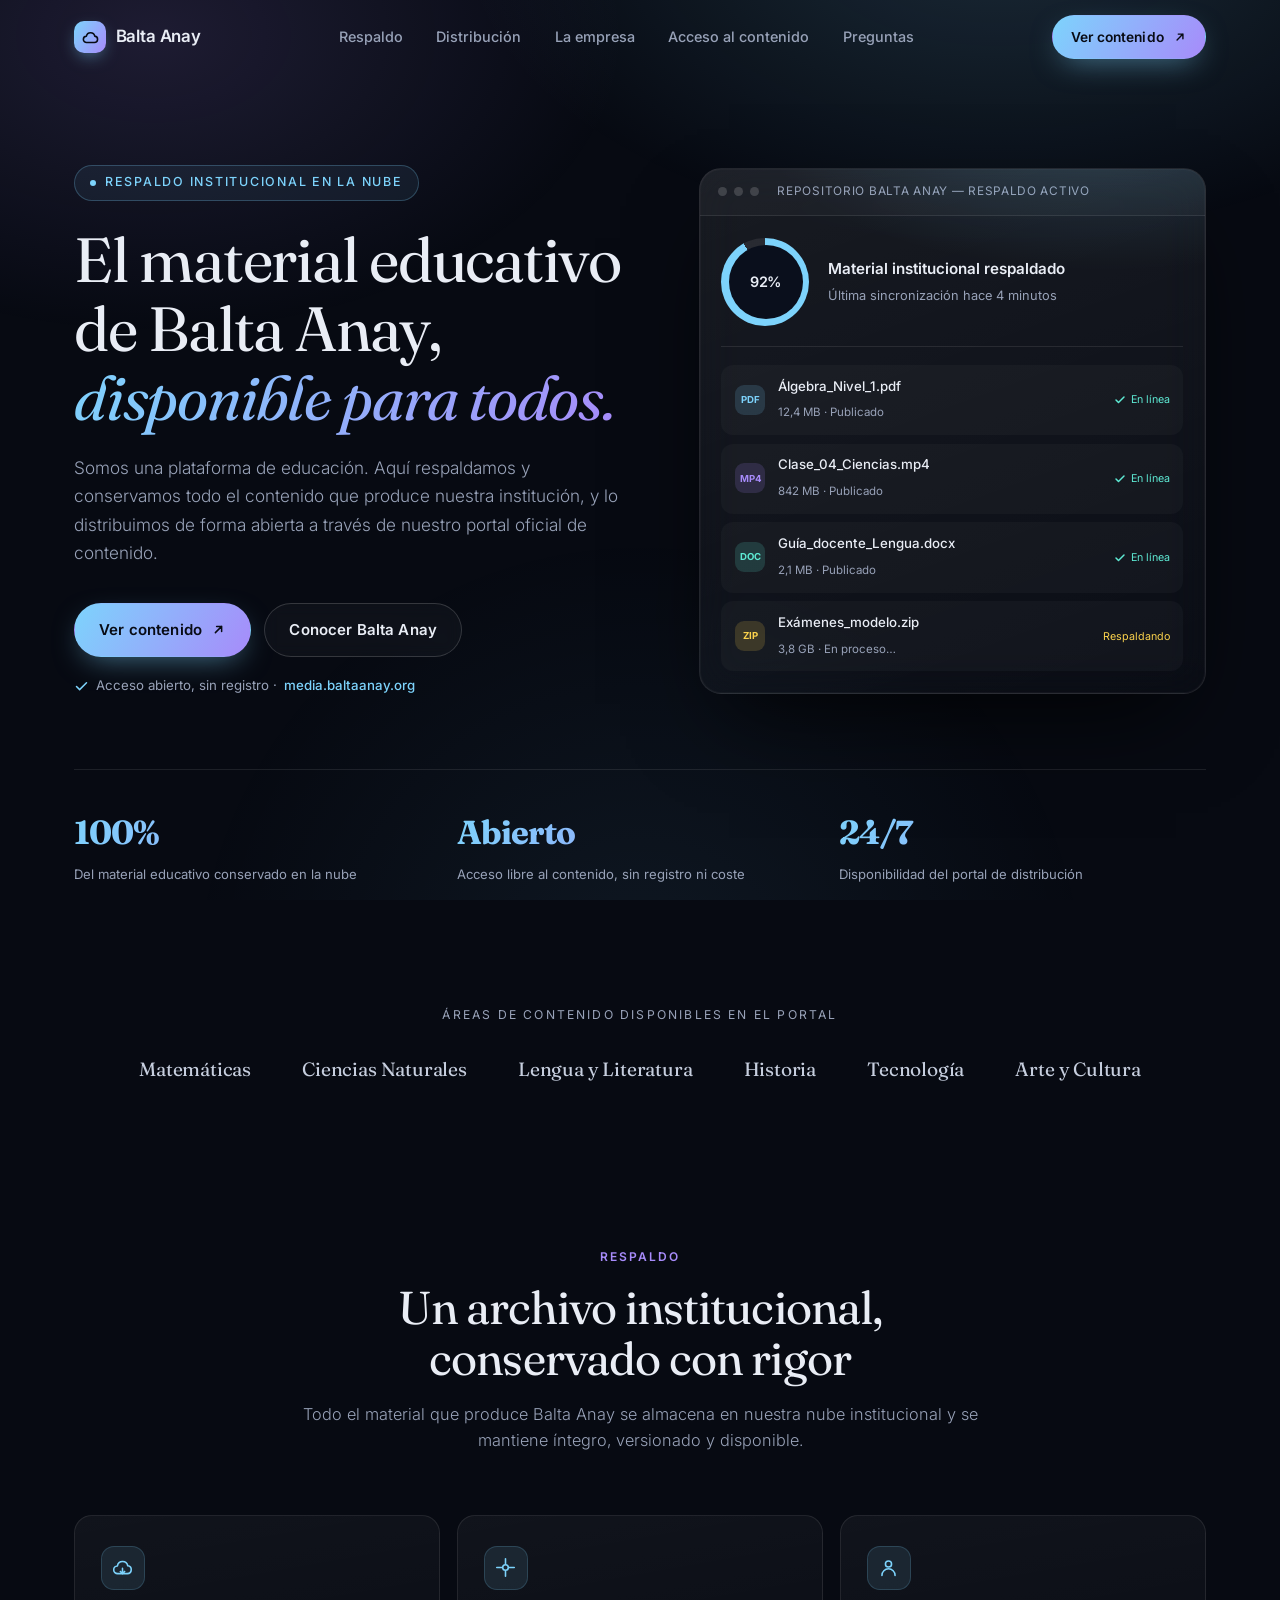
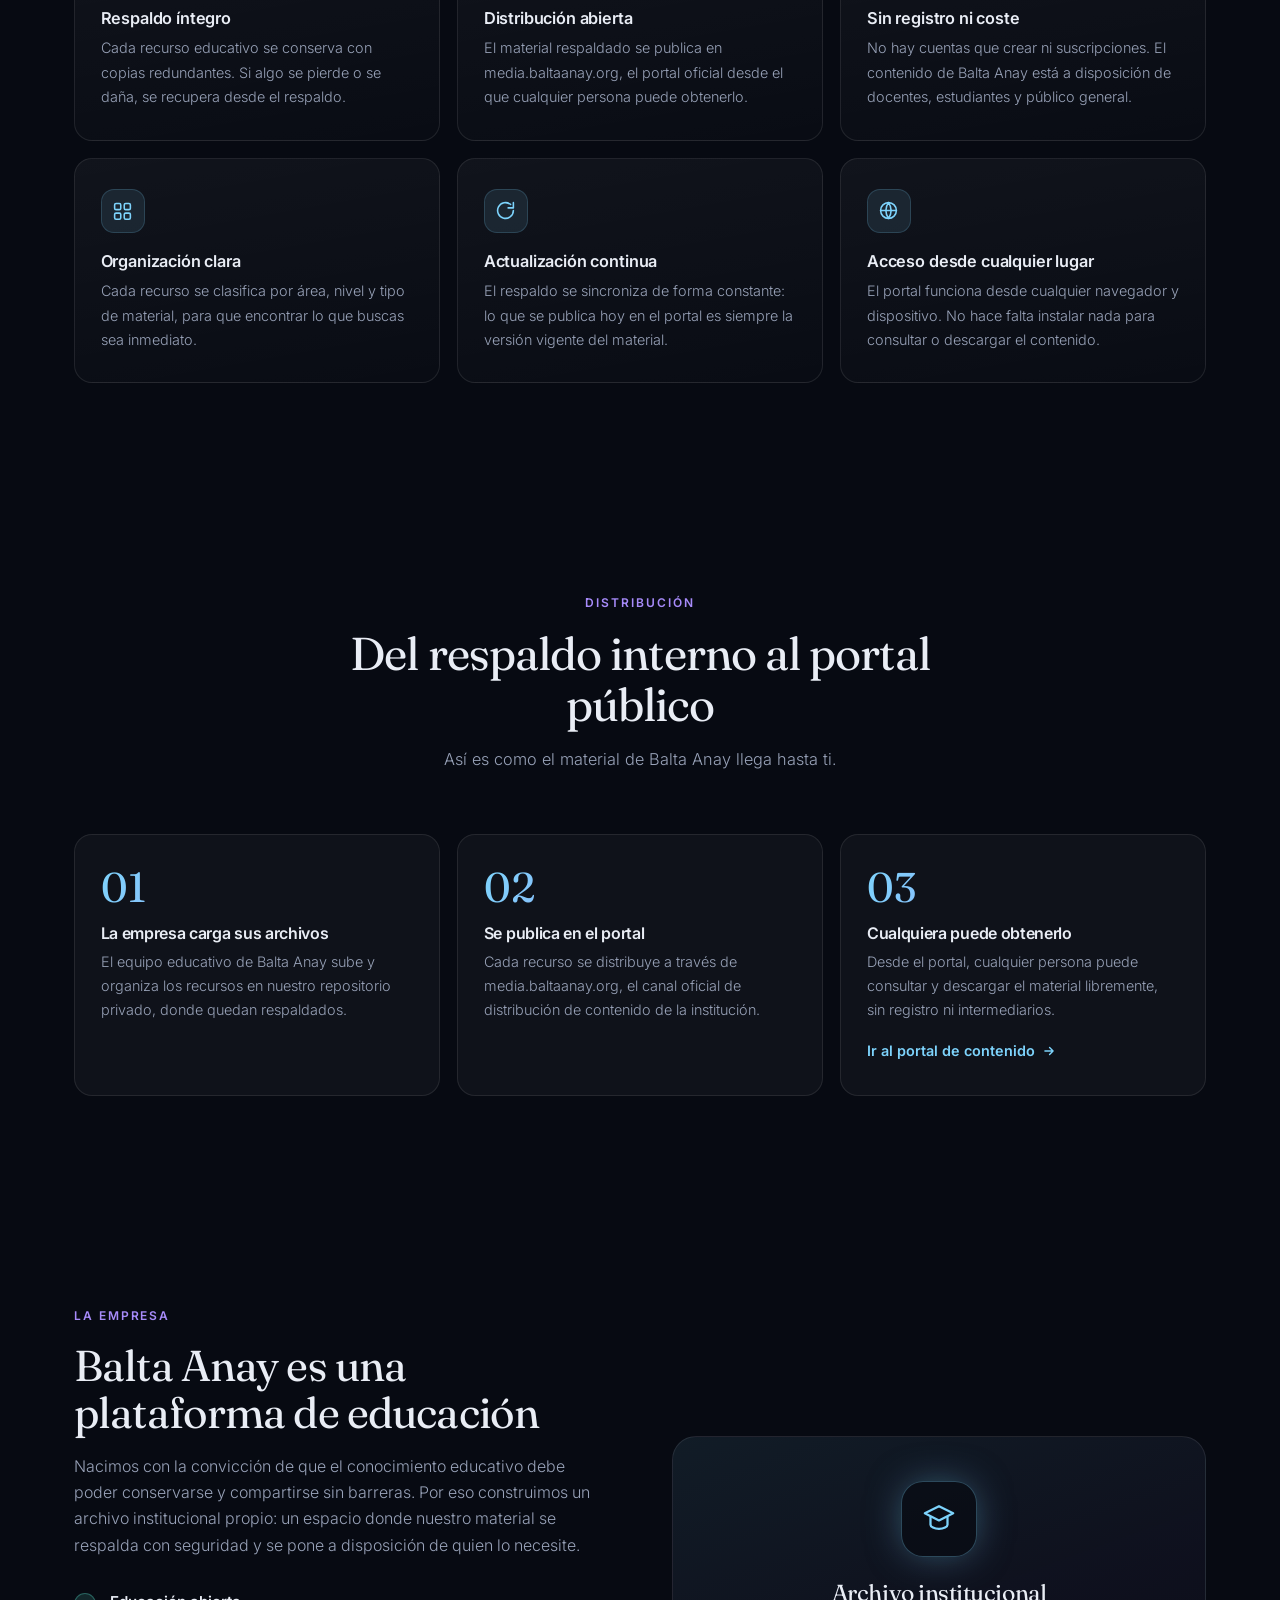
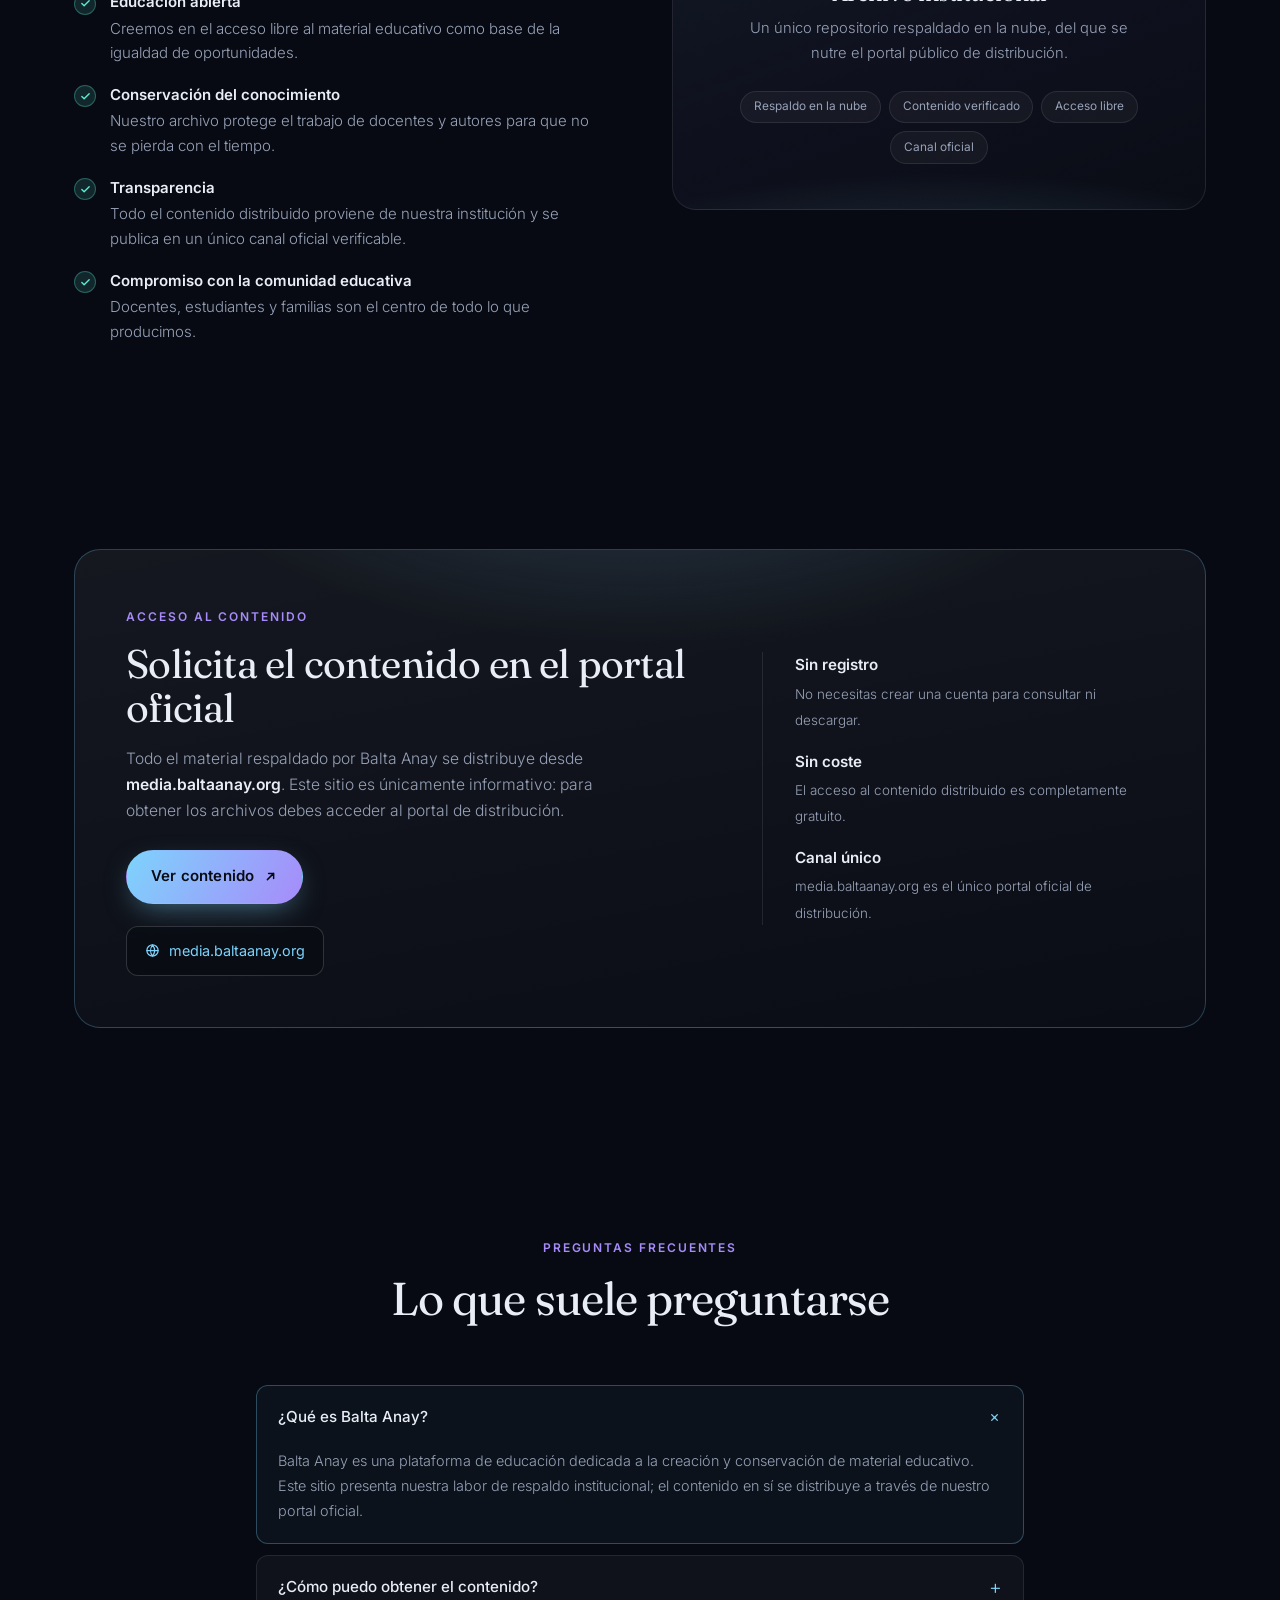
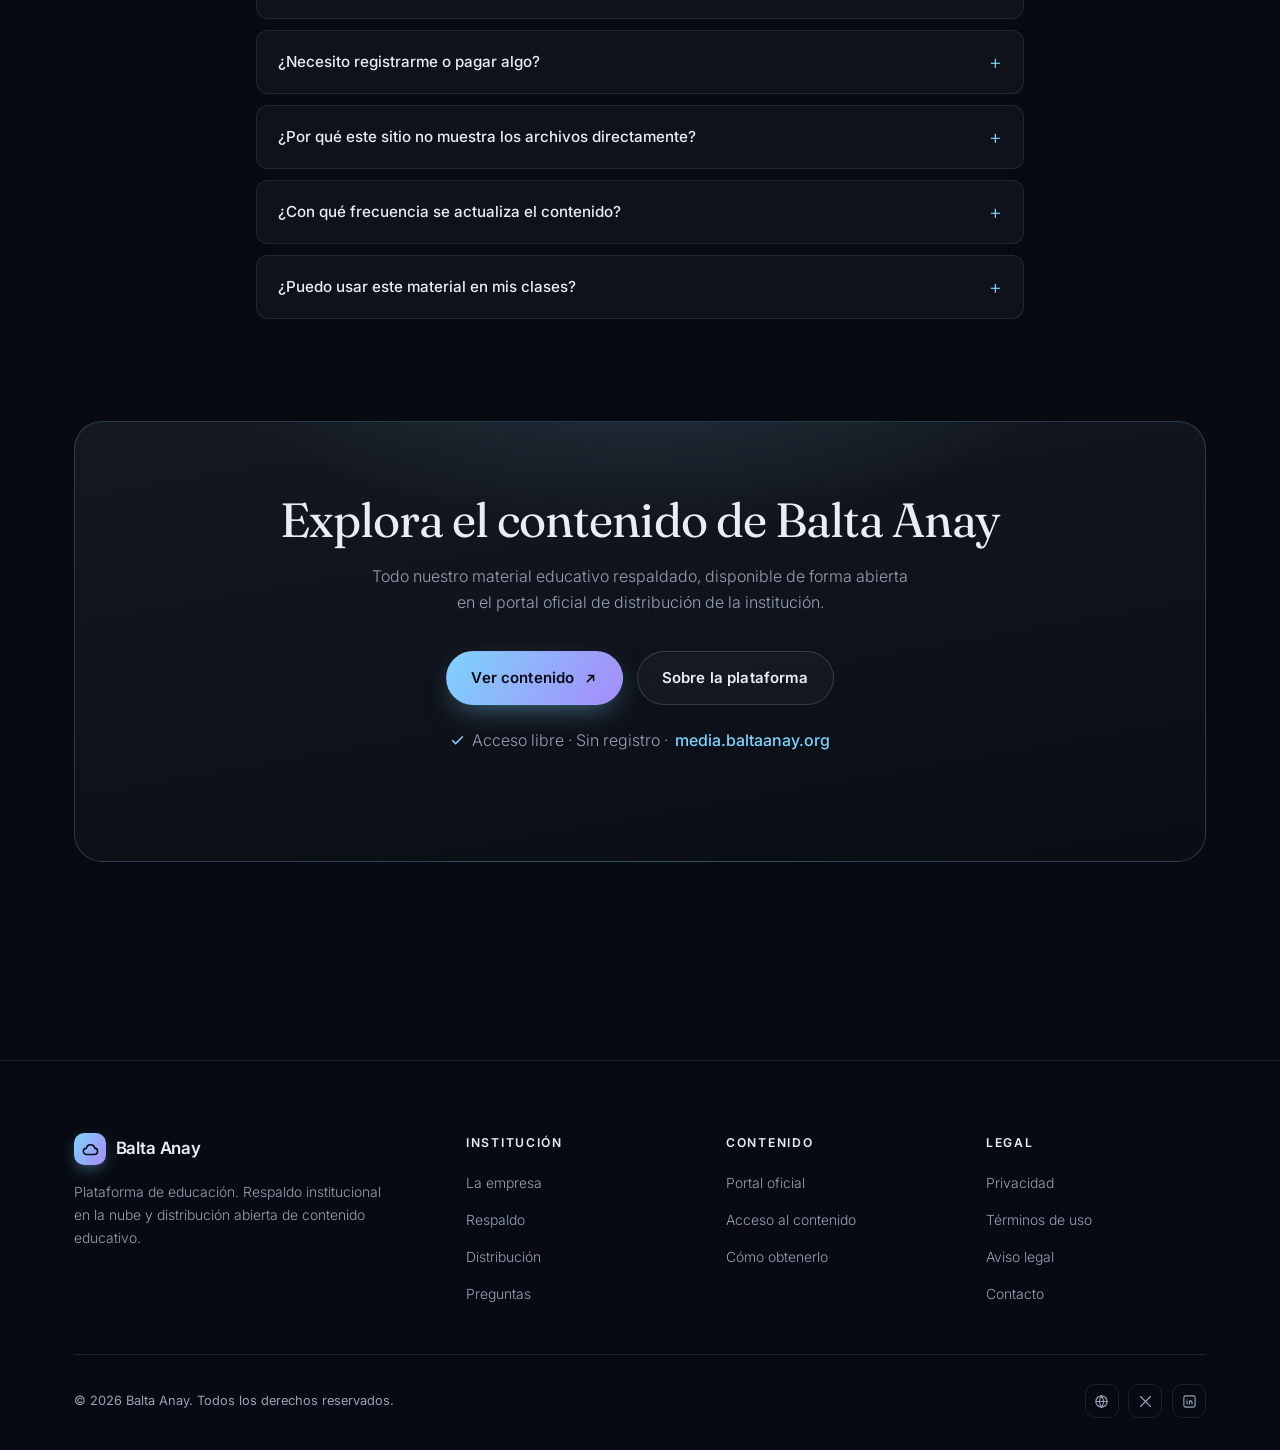
<file: index.html>
<!DOCTYPE html>
<html lang="es">
<head> 
<meta charset="UTF-8" />
<meta name="viewport" content="width=device-width, initial-scale=1.0" />
<title>Balta Anay — Respaldo y distribución de contenido educativo</title>
<meta name="description" content="Balta Anay es una plataforma de educación. Respaldamos nuestro material educativo en la nube y lo distribuimos de forma abierta en media.baltaanay.org." />

<link rel="preconnect" href="https://fonts.googleapis.com">
<link rel="preconnect" href="https://fonts.gstatic.com" crossorigin>
<link href="https://fonts.googleapis.com/css2?family=Fraunces:ital,opsz,wght@0,9..144,400;0,9..144,600;1,9..144,400&family=Inter:wght@300;400;500;600;700&display=swap" rel="stylesheet">

<style>
/* ============================================================
   VARIABLES Y BASE
   ============================================================ */
:root{
  --bg:            #070A12;
  --bg-soft:       #0B1020;
  --surface:       rgba(255,255,255,.035);
  --surface-hover: rgba(255,255,255,.06);
  --border:        rgba(255,255,255,.09);
  --border-strong: rgba(255,255,255,.16);
  --text:          #E9EDF5;
  --muted:         #98A2B8;
  --accent:        #7DD3FC;
  --accent-2:      #A78BFA;
  --grad:          linear-gradient(120deg, #7DD3FC 0%, #A78BFA 100%);
  --radius:        18px;
  --radius-sm:     12px;
  --max:           1180px;
  --ease:          cubic-bezier(.22,.61,.36,1);
}

*,*::before,*::after{ box-sizing:border-box; }

html{ scroll-behavior:smooth; }

body{
  margin:0;
  font-family:'Inter', system-ui, -apple-system, sans-serif;
  background:var(--bg);
  color:var(--text);
  line-height:1.65;
  -webkit-font-smoothing:antialiased;
  overflow-x:hidden;
}

/* Halos de fondo */
body::before{
  content:"";
  position:fixed;
  inset:0;
  z-index:-1;
  background:
    radial-gradient(900px 520px at 78% -8%, rgba(125,211,252,.16), transparent 60%),
    radial-gradient(760px 480px at 12% 4%,  rgba(167,139,250,.14), transparent 62%),
    radial-gradient(700px 700px at 50% 110%, rgba(125,211,252,.07), transparent 65%);
  pointer-events:none;
}

img{ max-width:100%; display:block; }
a{ color:inherit; text-decoration:none; }
ul{ list-style:none; margin:0; padding:0; }

h1,h2,h3{
  font-family:'Fraunces', Georgia, serif;
  font-weight:400;
  line-height:1.1;
  letter-spacing:-.02em;
  margin:0;
}

p{ margin:0; }

.container{
  width:100%;
  max-width:var(--max);
  margin-inline:auto;
  padding-inline:24px;
}

/* ============================================================
   BOTONES
   ============================================================ */
.btn{
  display:inline-flex;
  align-items:center;
  justify-content:center;
  gap:.55rem;
  padding:.85rem 1.5rem;
  border-radius:999px;
  font-size:.94rem;
  font-weight:600;
  letter-spacing:.01em;
  border:1px solid transparent;
  cursor:pointer;
  transition:transform .35s var(--ease), background .3s, border-color .3s, box-shadow .35s;
  white-space:nowrap;
}
.btn:hover{ transform:translateY(-2px); }
.btn:active{ transform:translateY(0); }

.btn-primary{
  background:var(--grad);
  color:#080B14;
  box-shadow:0 10px 30px -10px rgba(125,211,252,.55);
}
.btn-primary:hover{ box-shadow:0 18px 40px -12px rgba(125,211,252,.7); }

.btn-ghost{
  background:rgba(255,255,255,.03);
  border-color:var(--border-strong);
  color:var(--text);
  backdrop-filter:blur(8px);
}
.btn-ghost:hover{ background:rgba(255,255,255,.08); border-color:rgba(255,255,255,.28); }

/* Enlace de texto con flecha */
.link-arrow{
  display:inline-flex;
  align-items:center;
  gap:.45rem;
  font-size:.9rem;
  font-weight:600;
  color:var(--accent);
  transition:gap .3s var(--ease), color .3s;
}
.link-arrow:hover{ gap:.8rem; color:#A5E4FF; }
.link-arrow svg{ width:14px;height:14px;stroke:currentColor; }

/* ============================================================
   NAVBAR
   ============================================================ */
.nav{
  position:sticky;
  top:0;
  z-index:100;
  border-bottom:1px solid transparent;
  transition:background .4s, border-color .4s, backdrop-filter .4s;
}
.nav.scrolled{
  background:rgba(7,10,18,.72);
  backdrop-filter:blur(18px) saturate(160%);
  border-bottom-color:var(--border);
}
.nav-inner{
  display:flex;
  align-items:center;
  justify-content:space-between;
  height:74px;
}

.brand{
  display:flex;
  align-items:center;
  gap:.6rem;
  font-weight:600;
  letter-spacing:-.01em;
  font-size:1.06rem;
}
.brand-mark{
  width:32px;height:32px;
  border-radius:10px;
  background:var(--grad);
  display:grid;place-items:center;
  box-shadow:0 6px 18px -6px rgba(125,211,252,.7);
}
.brand-mark svg{ width:17px;height:17px;stroke:#080B14; }

.nav-links{
  display:flex;
  align-items:center;
  gap:2.1rem;
  font-size:.9rem;
  color:var(--muted);
  font-weight:500;
}
.nav-links a{ transition:color .25s; position:relative; }
.nav-links a:hover{ color:var(--text); }
.nav-links a::after{
  content:"";
  position:absolute; left:0; bottom:-6px;
  width:0; height:1px;
  background:var(--grad);
  transition:width .3s var(--ease);
}
.nav-links a:hover::after{ width:100%; }

.nav-actions{ display:flex; align-items:center; gap:.7rem; }
.nav-actions .btn{ padding:.62rem 1.15rem; font-size:.86rem; }

.nav-toggle{
  display:none;
  background:transparent;
  border:1px solid var(--border-strong);
  border-radius:10px;
  padding:.5rem;
  cursor:pointer;
  color:var(--text);
}
.nav-toggle svg{ width:20px;height:20px;stroke:currentColor; }

/* ============================================================
   HERO
   ============================================================ */
.hero{ padding:clamp(3.5rem, 7vw, 6.5rem) 0 clamp(3rem, 6vw, 5rem); }

.hero-grid{
  display:grid;
  grid-template-columns:1.05fr .95fr;
  gap:clamp(2rem, 5vw, 4.5rem);
  align-items:center;
}

.eyebrow{
  display:inline-flex;
  align-items:center;
  gap:.55rem;
  font-size:.78rem;
  font-weight:500;
  letter-spacing:.14em;
  text-transform:uppercase;
  color:var(--accent);
  border:1px solid rgba(125,211,252,.25);
  background:rgba(125,211,252,.07);
  padding:.42rem .95rem;
  border-radius:999px;
  margin-bottom:1.6rem;
}
.eyebrow .pulse{
  width:6px;height:6px;border-radius:50%;
  background:var(--accent);
  box-shadow:0 0 0 0 rgba(125,211,252,.7);
  animation:pulse 2.4s infinite;
}
@keyframes pulse{
  0%{ box-shadow:0 0 0 0 rgba(125,211,252,.6); }
  70%{ box-shadow:0 0 0 10px rgba(125,211,252,0); }
  100%{ box-shadow:0 0 0 0 rgba(125,211,252,0); }
}

.hero h1{
  font-size:clamp(2.4rem, 5vw, 3.9rem);
  margin-bottom:1.35rem;
}
.hero h1 em{
  font-style:italic;
  background:var(--grad);
  -webkit-background-clip:text;
  background-clip:text;
  color:transparent;
}

.hero-sub{
  font-size:clamp(1rem, 1.35vw, 1.12rem);
  color:var(--muted);
  max-width:34rem;
  margin-bottom:2.2rem;
  font-weight:300;
}

.hero-cta{ display:flex; flex-wrap:wrap; gap:.85rem; margin-bottom:1.15rem; }
.hero-note{
  font-size:.83rem;
  color:var(--muted);
  display:flex;
  align-items:center;
  gap:.45rem;
  flex-wrap:wrap;
}
.hero-note svg{ width:15px;height:15px;stroke:var(--accent); flex:none; }
.hero-note a{ color:var(--accent); font-weight:500; }
.hero-note a:hover{ text-decoration:underline; }

/* --- Mockup del repositorio --- */
.mockup{
  border-radius:22px;
  border:1px solid var(--border);
  background:linear-gradient(160deg, rgba(255,255,255,.07), rgba(255,255,255,.015));
  backdrop-filter:blur(22px);
  box-shadow:
    0 40px 90px -30px rgba(0,0,0,.85),
    0 0 0 1px rgba(255,255,255,.03) inset;
  overflow:hidden;
  position:relative;
}
.mockup::after{
  content:"";
  position:absolute; inset:0;
  background:radial-gradient(500px 220px at 80% -10%, rgba(125,211,252,.18), transparent 70%);
  pointer-events:none;
}
.mockup-bar{
  display:flex;
  align-items:center;
  gap:.45rem;
  padding:.85rem 1.1rem;
  border-bottom:1px solid var(--border);
  background:rgba(255,255,255,.025);
}
.dot{ width:9px;height:9px;border-radius:50%;background:rgba(255,255,255,.16); }
.mockup-title{
  margin-left:.7rem;
  font-size:.74rem;
  letter-spacing:.06em;
  text-transform:uppercase;
  color:var(--muted);
  white-space:nowrap;
  overflow:hidden;
  text-overflow:ellipsis;
}

.mockup-body{ padding:1.35rem; position:relative; z-index:1; }

.storage{
  display:flex;
  align-items:center;
  gap:1.15rem;
  padding-bottom:1.25rem;
  border-bottom:1px solid var(--border);
  margin-bottom:1.1rem;
}
.ring{
  width:88px;height:88px;
  flex:none;
  border-radius:50%;
  display:grid;place-items:center;
  position:relative;
  background:conic-gradient(var(--accent) 0 92%, rgba(255,255,255,.08) 92% 100%);
}
.ring::before{
  content:"";
  position:absolute; inset:7px;
  border-radius:50%;
  background:#0A0F1C;
}
.ring span{
  position:relative;
  font-size:.9rem;
  font-weight:600;
  letter-spacing:-.02em;
}
.storage-txt strong{ display:block; font-size:.95rem; font-weight:600; }
.storage-txt small{ color:var(--muted); font-size:.8rem; }

.file-list{ display:grid; gap:.55rem; }
.file-item{
  display:flex;
  align-items:center;
  gap:.8rem;
  padding:.62rem .8rem;
  border-radius:var(--radius-sm);
  background:rgba(255,255,255,.028);
  border:1px solid transparent;
  transition:background .3s, border-color .3s;
}
.file-item:hover{ background:rgba(255,255,255,.06); border-color:var(--border); }
.file-ico{
  width:30px;height:30px;
  border-radius:9px;
  display:grid;place-items:center;
  flex:none;
  font-size:.6rem;
  font-weight:700;
  letter-spacing:.02em;
}
.ico-blue{ background:rgba(125,211,252,.16); color:#7DD3FC; }
.ico-violet{ background:rgba(167,139,250,.16); color:#A78BFA; }
.ico-mint{ background:rgba(94,234,212,.16); color:#5EEAD4; }
.ico-amber{ background:rgba(252,211,77,.16); color:#FCD34D; }

.file-meta{ flex:1; min-width:0; }
.file-meta strong{
  display:block;
  font-size:.83rem;
  font-weight:500;
  white-space:nowrap;
  overflow:hidden;
  text-overflow:ellipsis;
}
.file-meta small{ color:var(--muted); font-size:.72rem; }

.file-ok{
  font-size:.67rem;
  color:#5EEAD4;
  display:flex; align-items:center; gap:.3rem;
  white-space:nowrap;
}
.file-ok svg{ width:12px;height:12px;stroke:currentColor; }

/* --- Métricas --- */
.metrics{
  display:grid;
  grid-template-columns:repeat(3, 1fr);
  gap:1rem;
  margin-top:clamp(3rem, 6vw, 4.5rem);
  padding-top:2.2rem;
  border-top:1px solid var(--border);
}
.metric strong{
  display:block;
  font-family:'Fraunces', serif;
  font-size:clamp(1.5rem, 2.6vw, 2.1rem);
  letter-spacing:-.03em;
  background:var(--grad);
  -webkit-background-clip:text;
  background-clip:text;
  color:transparent;
}
.metric span{ font-size:.82rem; color:var(--muted); }

/* ============================================================
   ÁREAS DE CONTENIDO
   ============================================================ */
.areas{ padding:2.6rem 0 3.4rem; }
.areas p{
  text-align:center;
  font-size:.76rem;
  letter-spacing:.18em;
  text-transform:uppercase;
  color:var(--muted);
  margin-bottom:1.8rem;
}
.areas-row{
  display:flex;
  flex-wrap:wrap;
  justify-content:center;
  align-items:center;
  gap:clamp(1.6rem, 4vw, 3.4rem);
  opacity:.72;
}
.areas-row span{
  font-family:'Fraunces', serif;
  font-size:1.2rem;
  letter-spacing:-.01em;
  color:#C6CEDE;
  transition:opacity .3s, color .3s;
  white-space:nowrap;
}
.areas-row span:hover{ opacity:1; color:#fff; }

/* ============================================================
   SECCIONES GENÉRICAS
   ============================================================ */
section{ position:relative; }
.section-pad{ padding:clamp(4rem, 8vw, 7rem) 0; }

.section-head{
  max-width:44rem;
  margin-bottom:clamp(2.5rem, 5vw, 3.8rem);
}
.section-head.center{ margin-inline:auto; text-align:center; }

.tag{
  display:inline-block;
  font-size:.75rem;
  font-weight:600;
  letter-spacing:.16em;
  text-transform:uppercase;
  color:var(--accent-2);
  margin-bottom:1rem;
}

.section-head h2{
  font-size:clamp(1.9rem, 3.6vw, 2.9rem);
  margin-bottom:1rem;
}
.section-head p{
  color:var(--muted);
  font-size:1.02rem;
  font-weight:300;
}

/* ============================================================
   TARJETAS
   ============================================================ */
.features-grid{
  display:grid;
  grid-template-columns:repeat(3, 1fr);
  gap:1.1rem;
}
.card{
  position:relative;
  padding:1.85rem 1.6rem;
  border-radius:var(--radius);
  border:1px solid var(--border);
  background:linear-gradient(170deg, rgba(255,255,255,.045), rgba(255,255,255,.012));
  transition:transform .45s var(--ease), border-color .35s, background .35s;
  overflow:hidden;
}
.card::before{
  content:"";
  position:absolute;
  inset:-1px;
  border-radius:inherit;
  padding:1px;
  background:linear-gradient(160deg, rgba(125,211,252,.5), transparent 45%);
  -webkit-mask:linear-gradient(#000 0 0) content-box, linear-gradient(#000 0 0);
  -webkit-mask-composite:xor;
  mask-composite:exclude;
  opacity:0;
  transition:opacity .4s;
  pointer-events:none;
}
.card:hover{
  transform:translateY(-5px);
  background:linear-gradient(170deg, rgba(255,255,255,.07), rgba(255,255,255,.02));
}
.card:hover::before{ opacity:1; }

.card-ico{
  width:44px;height:44px;
  border-radius:13px;
  display:grid;place-items:center;
  background:rgba(125,211,252,.1);
  border:1px solid rgba(125,211,252,.18);
  margin-bottom:1.25rem;
}
.card-ico svg{ width:21px;height:21px;stroke:var(--accent); }

.card h3{
  font-family:'Inter', sans-serif;
  font-size:1.02rem;
  font-weight:600;
  letter-spacing:-.01em;
  margin-bottom:.55rem;
}
.card p{
  font-size:.9rem;
  color:var(--muted);
  font-weight:300;
  line-height:1.7;
}

/* ============================================================
   PASOS
   ============================================================ */
.steps{
  display:grid;
  grid-template-columns:repeat(3, 1fr);
  gap:1.1rem;
}
.step{
  padding:2rem 1.6rem;
  border-radius:var(--radius);
  border:1px solid var(--border);
  background:var(--surface);
  position:relative;
  display:flex;
  flex-direction:column;
}
.step-num{
  font-family:'Fraunces', serif;
  font-size:2.6rem;
  line-height:1;
  background:var(--grad);
  -webkit-background-clip:text;
  background-clip:text;
  color:transparent;
  margin-bottom:1rem;
  display:block;
}
.step h3{
  font-family:'Inter', sans-serif;
  font-size:1rem;
  font-weight:600;
  margin-bottom:.5rem;
}
.step p{ font-size:.9rem; color:var(--muted); font-weight:300; }
.step .link-arrow{ margin-top:1.1rem; }

/* ============================================================
   SOBRE BALTA ANAY
   ============================================================ */
.about-grid{
  display:grid;
  grid-template-columns:1fr 1fr;
  gap:clamp(2rem, 5vw, 4.5rem);
  align-items:center;
}
.check-list{ display:grid; gap:1.05rem; margin-top:2rem; }
.check-list li{
  display:flex;
  gap:.85rem;
  align-items:flex-start;
  font-size:.94rem;
  color:var(--muted);
  font-weight:300;
}
.check-list strong{ color:var(--text); font-weight:600; display:block; margin-bottom:.1rem; }
.check-ico{
  width:22px;height:22px;
  border-radius:50%;
  background:rgba(94,234,212,.13);
  border:1px solid rgba(94,234,212,.3);
  display:grid;place-items:center;
  flex:none;
  margin-top:.15rem;
}
.check-ico svg{ width:11px;height:11px;stroke:#5EEAD4; stroke-width:3; }

.badge-panel{
  border-radius:24px;
  border:1px solid var(--border);
  background:linear-gradient(160deg, rgba(125,211,252,.09), rgba(167,139,250,.05) 55%, rgba(255,255,255,.015));
  padding:clamp(1.8rem, 4vw, 2.8rem);
  text-align:center;
  position:relative;
  overflow:hidden;
}
.badge-panel::after{
  content:"";
  position:absolute; inset:auto -30% -60% -30%;
  height:70%;
  background:radial-gradient(closest-side, rgba(125,211,252,.22), transparent);
  pointer-events:none;
}
.badge-mark{
  width:76px;height:76px;
  margin:0 auto 1.4rem;
  border-radius:22px;
  display:grid;place-items:center;
  background:rgba(7,10,18,.6);
  border:1px solid rgba(125,211,252,.3);
  box-shadow:0 0 40px -8px rgba(125,211,252,.5);
}
.badge-mark svg{ width:34px;height:34px;stroke:var(--accent); }
.badge-panel h3{ font-size:1.45rem; margin-bottom:.7rem; }
.badge-panel p{ color:var(--muted); font-size:.92rem; font-weight:300; max-width:24rem; margin-inline:auto; }
.badge-tags{
  display:flex; flex-wrap:wrap; justify-content:center; gap:.5rem;
  margin-top:1.6rem;
}
.badge-tags span{
  font-size:.74rem;
  padding:.35rem .8rem;
  border-radius:999px;
  border:1px solid var(--border);
  background:rgba(255,255,255,.04);
  color:var(--muted);
}

/* ============================================================
   ACCESO AL CONTENIDO
   ============================================================ */
.access-panel{
  border-radius:26px;
  border:1px solid rgba(125,211,252,.25);
  background:
    radial-gradient(700px 340px at 50% -30%, rgba(125,211,252,.22), transparent 70%),
    linear-gradient(170deg, rgba(255,255,255,.06), rgba(255,255,255,.015));
  padding:clamp(2rem, 5vw, 3.2rem);
  display:grid;
  grid-template-columns:1.2fr .8fr;
  gap:clamp(1.8rem, 4vw, 3rem);
  align-items:center;
  position:relative;
  overflow:hidden;
}
.access-panel h2{
  font-size:clamp(1.7rem, 3.4vw, 2.5rem);
  margin-bottom:1rem;
}
.access-panel p{
  color:var(--muted);
  font-weight:300;
  font-size:.98rem;
  max-width:30rem;
  margin-bottom:1.6rem;
}
.access-url{
  display:inline-flex;
  align-items:center;
  gap:.6rem;
  padding:.75rem 1.1rem;
  border-radius:var(--radius-sm);
  border:1px solid var(--border-strong);
  background:rgba(7,10,18,.55);
  font-family:'Inter', monospace;
  font-size:.9rem;
  color:var(--accent);
  word-break:break-all;
  transition:border-color .3s, background .3s;
}
.access-url:hover{ border-color:rgba(125,211,252,.5); background:rgba(7,10,18,.8); }
.access-url svg{ width:15px;height:15px;stroke:currentColor; flex:none; }

.access-side{
  border-left:1px solid var(--border);
  padding-left:clamp(1.2rem, 3vw, 2rem);
  display:grid;
  gap:1rem;
}
.access-side div strong{
  display:block;
  font-size:.95rem;
  font-weight:600;
  margin-bottom:.15rem;
}
.access-side div span{ font-size:.84rem; color:var(--muted); font-weight:300; }

/* ============================================================
   FAQ
   ============================================================ */
.faq-list{
  max-width:48rem;
  margin-inline:auto;
  display:grid;
  gap:.7rem;
}
details{
  border:1px solid var(--border);
  border-radius:var(--radius-sm);
  background:var(--surface);
  padding:0 1.3rem;
  transition:border-color .3s, background .3s;
}
details[open]{ border-color:rgba(125,211,252,.3); background:rgba(125,211,252,.04); }
details:hover{ border-color:var(--border-strong); }

summary{
  cursor:pointer;
  list-style:none;
  padding:1.15rem 0;
  font-size:.95rem;
  font-weight:500;
  display:flex;
  align-items:center;
  justify-content:space-between;
  gap:1rem;
}
summary::-webkit-details-marker{ display:none; }
summary::after{
  content:"+";
  font-size:1.25rem;
  color:var(--accent);
  font-weight:300;
  transition:transform .3s var(--ease);
  line-height:1;
}
details[open] summary::after{ transform:rotate(45deg); }

details p{
  padding-bottom:1.2rem;
  font-size:.9rem;
  color:var(--muted);
  font-weight:300;
  line-height:1.75;
}
details p a{ color:var(--accent); }
details p a:hover{ text-decoration:underline; }

/* ============================================================
   CTA FINAL
   ============================================================ */
.cta-box{
  border-radius:28px;
  border:1px solid rgba(125,211,252,.22);
  background:
    radial-gradient(700px 340px at 50% -30%, rgba(125,211,252,.22), transparent 70%),
    linear-gradient(170deg, rgba(255,255,255,.06), rgba(255,255,255,.015));
  padding:clamp(2.6rem, 6vw, 4.5rem) clamp(1.5rem, 5vw, 3.5rem);
  text-align:center;
  position:relative;
  overflow:hidden;
}
.cta-box h2{
  font-size:clamp(1.9rem, 4vw, 3rem);
  margin-bottom:1rem;
}
.cta-box p{
  color:var(--muted);
  max-width:34rem;
  margin:0 auto 2.2rem;
  font-weight:300;
  font-size:1rem;
}
.cta-box .hero-cta{ justify-content:center; }
.cta-box .hero-note{ justify-content:center; margin-top:1.4rem; }

/* ============================================================
   FOOTER
   ============================================================ */
footer{
  border-top:1px solid var(--border);
  margin-top:clamp(4rem, 8vw, 6rem);
  padding:clamp(3rem, 6vw, 4.5rem) 0 2rem;
}
.foot-grid{
  display:grid;
  grid-template-columns:1.6fr 1fr 1fr 1fr;
  gap:2.5rem;
  margin-bottom:3rem;
}
.foot-brand p{
  font-size:.87rem;
  color:var(--muted);
  font-weight:300;
  max-width:20rem;
  margin-top:1rem;
}
.foot-col h4{
  font-size:.76rem;
  letter-spacing:.14em;
  text-transform:uppercase;
  color:var(--text);
  margin:0 0 1rem;
  font-weight:600;
}
.foot-col ul{ display:grid; gap:.65rem; }
.foot-col a{
  font-size:.87rem;
  color:var(--muted);
  transition:color .25s;
  font-weight:300;
}
.foot-col a:hover{ color:var(--accent); }

.foot-bottom{
  padding-top:1.8rem;
  border-top:1px solid var(--border);
  display:flex;
  flex-wrap:wrap;
  justify-content:space-between;
  align-items:center;
  gap:1rem;
  font-size:.8rem;
  color:var(--muted);
}
.foot-social{ display:flex; gap:.6rem; }
.foot-social a{
  width:34px;height:34px;
  border-radius:10px;
  border:1px solid var(--border);
  display:grid;place-items:center;
  transition:border-color .3s, background .3s, transform .3s;
}
.foot-social a:hover{ border-color:rgba(125,211,252,.4); background:rgba(125,211,252,.08); transform:translateY(-2px); }
.foot-social svg{ width:15px;height:15px;stroke:var(--muted); }
.foot-social a:hover svg{ stroke:var(--accent); }

/* ============================================================
   ANIMACIÓN DE APARICIÓN
   ============================================================ */
.reveal{
  opacity:0;
  transform:translateY(26px);
  transition:opacity .8s var(--ease), transform .8s var(--ease);
}
.reveal.in{ opacity:1; transform:none; }

@media (prefers-reduced-motion: reduce){
  *{ animation:none !important; transition:none !important; }
  .reveal{ opacity:1; transform:none; }
  html{ scroll-behavior:auto; }
}

/* ============================================================
   RESPONSIVE
   ============================================================ */
@media (max-width: 980px){
  .hero-grid{ grid-template-columns:1fr; }
  .mockup{ max-width:520px; }
  .features-grid,
  .steps{ grid-template-columns:repeat(2, 1fr); }
  .about-grid{ grid-template-columns:1fr; }
  .access-panel{ grid-template-columns:1fr; }
  .access-side{
    border-left:0;
    border-top:1px solid var(--border);
    padding-left:0;
    padding-top:1.4rem;
  }
  .foot-grid{ grid-template-columns:1fr 1fr; }
}

@media (max-width: 860px){
  .nav-links{
    position:absolute;
    top:74px; left:0; right:0;
    flex-direction:column;
    align-items:flex-start;
    gap:0;
    padding:0 24px;
    background:rgba(7,10,18,.97);
    backdrop-filter:blur(18px);
    border-bottom:1px solid var(--border);
    max-height:0;
    overflow:hidden;
    transition:max-height .4s var(--ease), padding .4s var(--ease);
  }
  .nav.open .nav-links{ max-height:340px; padding:1rem 24px 1.6rem; }
  .nav-links a{ padding:.7rem 0; width:100%; }
  .nav-toggle{ display:grid; place-items:center; }
}

@media (max-width: 700px){
  .features-grid,
  .steps{ grid-template-columns:1fr; }
  .metrics{ grid-template-columns:1fr; gap:1.6rem; }
  .foot-grid{ grid-template-columns:1fr; gap:2rem; }
  .hero-cta .btn{ width:100%; }
  .access-url{ width:100%; justify-content:center; }
}
</style>
</head>

<body>

<!-- ==================== NAVBAR ==================== -->
<header class="nav" id="nav">
  <div class="container nav-inner">
    <a href="#" class="brand">
      <span class="brand-mark">
        <svg viewBox="0 0 24 24" fill="none" stroke-width="2.2" stroke-linecap="round" stroke-linejoin="round">
          <path d="M17.5 19a4.5 4.5 0 0 0 .5-8.97A6 6 0 0 0 6.2 10.2 4 4 0 0 0 6.5 19h11Z"/>
        </svg>
      </span>
      Balta Anay
    </a>

    <nav class="nav-links" id="navLinks">
      <a href="#respaldo">Respaldo</a>
      <a href="#distribucion">Distribución</a>
      <a href="#empresa">La empresa</a>
      <a href="#acceso">Acceso al contenido</a>
      <a href="#faq">Preguntas</a>
    </nav>

    <div class="nav-actions">
      <a href="https://media.baltaanay.org" target="_blank" rel="noopener" class="btn btn-primary">
        Ver contenido
        <svg width="14" height="14" viewBox="0 0 24 24" fill="none" stroke="currentColor" stroke-width="2.4" stroke-linecap="round" stroke-linejoin="round"><path d="M7 17 17 7M9 7h8v8"/></svg>
      </a>
      <button class="nav-toggle" id="navToggle" aria-label="Abrir menú">
        <svg viewBox="0 0 24 24" fill="none" stroke-width="2" stroke-linecap="round">
          <path d="M4 7h16M4 12h16M4 17h16"/>
        </svg>
      </button>
    </div>
  </div>
</header>

<main>

<!-- ==================== HERO ==================== -->
<section class="hero">
  <div class="container">
    <div class="hero-grid">

      <div class="hero-copy reveal">
        <span class="eyebrow"><span class="pulse"></span> Respaldo institucional en la nube</span>

        <h1>El material educativo de Balta Anay, <em>disponible para todos.</em></h1>

        <p class="hero-sub">
          Somos una plataforma de educación. Aquí respaldamos y conservamos
          todo el contenido que produce nuestra institución, y lo distribuimos
          de forma abierta a través de nuestro portal oficial de contenido.
        </p>

        <div class="hero-cta">
          <a href="https://media.baltaanay.org" target="_blank" rel="noopener" class="btn btn-primary">
            Ver contenido
            <svg width="15" height="15" viewBox="0 0 24 24" fill="none" stroke="currentColor" stroke-width="2.4" stroke-linecap="round" stroke-linejoin="round"><path d="M7 17 17 7M9 7h8v8"/></svg>
          </a>
          <a href="#empresa" class="btn btn-ghost">Conocer Balta Anay</a>
        </div>

        <p class="hero-note">
          <svg viewBox="0 0 24 24" fill="none" stroke-width="2.4" stroke-linecap="round" stroke-linejoin="round"><path d="M20 6 9 17l-5-5"/></svg>
          Acceso abierto, sin registro ·
          <a href="https://media.baltaanay.org" target="_blank" rel="noopener">media.baltaanay.org</a>
        </p>
      </div>

      <!-- Mockup: repositorio interno -->
      <div class="hero-visual reveal">
        <div class="mockup">
          <div class="mockup-bar">
            <span class="dot"></span><span class="dot"></span><span class="dot"></span>
            <span class="mockup-title">Repositorio Balta Anay — Respaldo activo</span>
          </div>

          <div class="mockup-body">
            <div class="storage">
              <div class="ring"><span>92%</span></div>
              <div class="storage-txt">
                <strong>Material institucional respaldado</strong>
                <small>Última sincronización hace 4 minutos</small>
              </div>
            </div>

            <ul class="file-list">
              <li class="file-item">
                <span class="file-ico ico-blue">PDF</span>
                <span class="file-meta"><strong>Álgebra_Nivel_1.pdf</strong><small>12,4 MB · Publicado</small></span>
                <span class="file-ok"><svg viewBox="0 0 24 24" fill="none" stroke-width="3" stroke-linecap="round" stroke-linejoin="round"><path d="M20 6 9 17l-5-5"/></svg>En línea</span>
              </li>
              <li class="file-item">
                <span class="file-ico ico-violet">MP4</span>
                <span class="file-meta"><strong>Clase_04_Ciencias.mp4</strong><small>842 MB · Publicado</small></span>
                <span class="file-ok"><svg viewBox="0 0 24 24" fill="none" stroke-width="3" stroke-linecap="round" stroke-linejoin="round"><path d="M20 6 9 17l-5-5"/></svg>En línea</span>
              </li>
              <li class="file-item">
                <span class="file-ico ico-mint">DOC</span>
                <span class="file-meta"><strong>Guía_docente_Lengua.docx</strong><small>2,1 MB · Publicado</small></span>
                <span class="file-ok"><svg viewBox="0 0 24 24" fill="none" stroke-width="3" stroke-linecap="round" stroke-linejoin="round"><path d="M20 6 9 17l-5-5"/></svg>En línea</span>
              </li>
              <li class="file-item">
                <span class="file-ico ico-amber">ZIP</span>
                <span class="file-meta"><strong>Exámenes_modelo.zip</strong><small>3,8 GB · En proceso…</small></span>
                <span class="file-ok" style="color:#FCD34D">Respaldando</span>
              </li>
            </ul>
          </div>
        </div>
      </div>

    </div>

    <!-- Métricas -->
    <div class="metrics reveal">
      <div class="metric"><strong>100%</strong><span>Del material educativo conservado en la nube</span></div>
      <div class="metric"><strong>Abierto</strong><span>Acceso libre al contenido, sin registro ni coste</span></div>
      <div class="metric"><strong>24/7</strong><span>Disponibilidad del portal de distribución</span></div>
    </div>
  </div>
</section>

<!-- ==================== ÁREAS DE CONTENIDO ==================== -->
<section class="areas">
  <div class="container">
    <p>Áreas de contenido disponibles en el portal</p>
    <div class="areas-row reveal">
      <span>Matemáticas</span>
      <span>Ciencias Naturales</span>
      <span>Lengua y Literatura</span>
      <span>Historia</span>
      <span>Tecnología</span>
      <span>Arte y Cultura</span>
    </div>
  </div>
</section>

<!-- ==================== RESPALDO / QUÉ HACEMOS ==================== -->
<section class="section-pad" id="respaldo">
  <div class="container">
    <div class="section-head center reveal">
      <span class="tag">Respaldo</span>
      <h2>Un archivo institucional, conservado con rigor</h2>
      <p>Todo el material que produce Balta Anay se almacena en nuestra nube institucional y se mantiene íntegro, versionado y disponible.</p>
    </div>

    <div class="features-grid">

      <article class="card reveal">
        <div class="card-ico">
          <svg viewBox="0 0 24 24" fill="none" stroke-width="1.8" stroke-linecap="round" stroke-linejoin="round">
            <path d="M17.5 19a4.5 4.5 0 0 0 .5-8.97A6 6 0 0 0 6.2 10.2 4 4 0 0 0 6.5 19h11Z"/>
            <path d="M12 13v6M9.5 16.5 12 19l2.5-2.5"/>
          </svg>
        </div>
        <h3>Respaldo íntegro</h3>
        <p>Cada recurso educativo se conserva con copias redundantes. Si algo se pierde o se daña, se recupera desde el respaldo.</p>
      </article>

      <article class="card reveal">
        <div class="card-ico">
          <svg viewBox="0 0 24 24" fill="none" stroke-width="1.8" stroke-linecap="round" stroke-linejoin="round">
            <path d="M12 2v6M12 22v-6M2 12h6M22 12h-6"/>
            <circle cx="12" cy="12" r="3.2"/>
          </svg>
        </div>
        <h3>Distribución abierta</h3>
        <p>El material respaldado se publica en media.baltaanay.org, el portal oficial desde el que cualquier persona puede obtenerlo.</p>
      </article>

      <article class="card reveal">
        <div class="card-ico">
          <svg viewBox="0 0 24 24" fill="none" stroke-width="1.8" stroke-linecap="round" stroke-linejoin="round">
            <circle cx="12" cy="8" r="3.5"/><path d="M4.5 21a7.5 7.5 0 0 1 15 0"/>
          </svg>
        </div>
        <h3>Sin registro ni coste</h3>
        <p>No hay cuentas que crear ni suscripciones. El contenido de Balta Anay está a disposición de docentes, estudiantes y público general.</p>
      </article>

      <article class="card reveal">
        <div class="card-ico">
          <svg viewBox="0 0 24 24" fill="none" stroke-width="1.8" stroke-linecap="round" stroke-linejoin="round">
            <rect x="3" y="4" width="7" height="7" rx="1.6"/>
            <rect x="14" y="4" width="7" height="7" rx="1.6"/>
            <rect x="3" y="15" width="7" height="7" rx="1.6"/>
            <rect x="14" y="15" width="7" height="7" rx="1.6"/>
          </svg>
        </div>
        <h3>Organización clara</h3>
        <p>Cada recurso se clasifica por área, nivel y tipo de material, para que encontrar lo que buscas sea inmediato.</p>
      </article>

      <article class="card reveal">
        <div class="card-ico">
          <svg viewBox="0 0 24 24" fill="none" stroke-width="1.8" stroke-linecap="round" stroke-linejoin="round">
            <path d="M21 12a9 9 0 1 1-3.2-6.9"/><path d="M21 3v6h-6"/>
          </svg>
        </div>
        <h3>Actualización continua</h3>
        <p>El respaldo se sincroniza de forma constante: lo que se publica hoy en el portal es siempre la versión vigente del material.</p>
      </article>

      <article class="card reveal">
        <div class="card-ico">
          <svg viewBox="0 0 24 24" fill="none" stroke-width="1.8" stroke-linecap="round" stroke-linejoin="round">
            <circle cx="12" cy="12" r="9"/><path d="M3 12h18M12 3a15 15 0 0 1 0 18 15 15 0 0 1 0-18Z"/>
          </svg>
        </div>
        <h3>Acceso desde cualquier lugar</h3>
        <p>El portal funciona desde cualquier navegador y dispositivo. No hace falta instalar nada para consultar o descargar el contenido.</p>
      </article>

    </div>
  </div>
</section>

<!-- ==================== CÓMO FUNCIONA / DISTRIBUCIÓN ==================== -->
<section class="section-pad" id="distribucion">
  <div class="container">
    <div class="section-head center reveal">
      <span class="tag">Distribución</span>
      <h2>Del respaldo interno al portal público</h2>
      <p>Así es como el material de Balta Anay llega hasta ti.</p>
    </div>

    <div class="steps">
      <div class="step reveal">
        <span class="step-num">01</span>
        <h3>La empresa carga sus archivos</h3>
        <p>El equipo educativo de Balta Anay sube y organiza los recursos en nuestro repositorio privado, donde quedan respaldados.</p>
      </div>

      <div class="step reveal">
        <span class="step-num">02</span>
        <h3>Se publica en el portal</h3>
        <p>Cada recurso se distribuye a través de media.baltaanay.org, el canal oficial de distribución de contenido de la institución.</p>
      </div>

      <div class="step reveal">
        <span class="step-num">03</span>
        <h3>Cualquiera puede obtenerlo</h3>
        <p>Desde el portal, cualquier persona puede consultar y descargar el material libremente, sin registro ni intermediarios.</p>
        <a href="https://media.baltaanay.org" target="_blank" rel="noopener" class="link-arrow">
          Ir al portal de contenido
          <svg viewBox="0 0 24 24" fill="none" stroke-width="2.4" stroke-linecap="round" stroke-linejoin="round"><path d="M5 12h14M13 6l6 6-6 6"/></svg>
        </a>
      </div>
    </div>
  </div>
</section>

<!-- ==================== SOBRE BALTA ANAY ==================== -->
<section class="section-pad" id="empresa">
  <div class="container">
    <div class="about-grid">

      <div class="reveal">
        <span class="tag">La empresa</span>
        <h2 style="font-size:clamp(1.9rem,3.6vw,2.7rem); margin-bottom:1rem;">
          Balta Anay es una plataforma de educación
        </h2>
        <p style="color:var(--muted); font-weight:300;">
          Nacimos con la convicción de que el conocimiento educativo debe poder
          conservarse y compartirse sin barreras. Por eso construimos un archivo
          institucional propio: un espacio donde nuestro material se respalda con
          seguridad y se pone a disposición de quien lo necesite.
        </p>

        <ul class="check-list">
          <li>
            <span class="check-ico"><svg viewBox="0 0 24 24" fill="none" stroke-linecap="round" stroke-linejoin="round"><path d="M20 6 9 17l-5-5"/></svg></span>
            <span><strong>Educación abierta</strong>Creemos en el acceso libre al material educativo como base de la igualdad de oportunidades.</span>
          </li>
          <li>
            <span class="check-ico"><svg viewBox="0 0 24 24" fill="none" stroke-linecap="round" stroke-linejoin="round"><path d="M20 6 9 17l-5-5"/></svg></span>
            <span><strong>Conservación del conocimiento</strong>Nuestro archivo protege el trabajo de docentes y autores para que no se pierda con el tiempo.</span>
          </li>
          <li>
            <span class="check-ico"><svg viewBox="0 0 24 24" fill="none" stroke-linecap="round" stroke-linejoin="round"><path d="M20 6 9 17l-5-5"/></svg></span>
            <span><strong>Transparencia</strong>Todo el contenido distribuido proviene de nuestra institución y se publica en un único canal oficial verificable.</span>
          </li>
          <li>
            <span class="check-ico"><svg viewBox="0 0 24 24" fill="none" stroke-linecap="round" stroke-linejoin="round"><path d="M20 6 9 17l-5-5"/></svg></span>
            <span><strong>Compromiso con la comunidad educativa</strong>Docentes, estudiantes y familias son el centro de todo lo que producimos.</span>
          </li>
        </ul>
      </div>

      <div class="badge-panel reveal">
        <div class="badge-mark">
          <svg viewBox="0 0 24 24" fill="none" stroke-width="1.6" stroke-linecap="round" stroke-linejoin="round">
            <path d="M12 3 2 8l10 5 10-5-10-5Z"/>
            <path d="M6 10.5V16c0 1.5 2.7 3 6 3s6-1.5 6-3v-5.5"/>
          </svg>
        </div>
        <h3>Archivo institucional</h3>
        <p>Un único repositorio respaldado en la nube, del que se nutre el portal público de distribución.</p>
        <div class="badge-tags">
          <span>Respaldo en la nube</span>
          <span>Contenido verificado</span>
          <span>Acceso libre</span>
          <span>Canal oficial</span>
        </div>
      </div>

    </div>
  </div>
</section>

<!-- ==================== ACCESO AL CONTENIDO ==================== -->
<section class="section-pad" id="acceso">
  <div class="container">
    <div class="access-panel reveal">

      <div>
        <span class="tag">Acceso al contenido</span>
        <h2>Solicita el contenido en el portal oficial</h2>
        <p>
          Todo el material respaldado por Balta Anay se distribuye desde
          <strong style="color:var(--text); font-weight:600;">media.baltaanay.org</strong>.
          Este sitio es únicamente informativo: para obtener los archivos debes
          acceder al portal de distribución.
        </p>
        <a href="https://media.baltaanay.org" target="_blank" rel="noopener" class="btn btn-primary">
          Ver contenido
          <svg width="15" height="15" viewBox="0 0 24 24" fill="none" stroke="currentColor" stroke-width="2.4" stroke-linecap="round" stroke-linejoin="round"><path d="M7 17 17 7M9 7h8v8"/></svg>
        </a>
        <div style="margin-top:1.4rem;">
          <a href="https://media.baltaanay.org" target="_blank" rel="noopener" class="access-url">
            <svg viewBox="0 0 24 24" fill="none" stroke-width="2" stroke-linecap="round" stroke-linejoin="round"><circle cx="12" cy="12" r="9"/><path d="M3 12h18M12 3a15 15 0 0 1 0 18 15 15 0 0 1 0-18Z"/></svg>
            media.baltaanay.org
          </a>
        </div>
      </div>

      <div class="access-side">
        <div>
          <strong>Sin registro</strong>
          <span>No necesitas crear una cuenta para consultar ni descargar.</span>
        </div>
        <div>
          <strong>Sin coste</strong>
          <span>El acceso al contenido distribuido es completamente gratuito.</span>
        </div>
        <div>
          <strong>Canal único</strong>
          <span>media.baltaanay.org es el único portal oficial de distribución.</span>
        </div>
      </div>

    </div>
  </div>
</section>

<!-- ==================== FAQ ==================== -->
<section class="section-pad" id="faq">
  <div class="container">
    <div class="section-head center reveal">
      <span class="tag">Preguntas frecuentes</span>
      <h2>Lo que suele preguntarse</h2>
    </div>

    <div class="faq-list reveal">
      <details open>
        <summary>¿Qué es Balta Anay?</summary>
        <p>Balta Anay es una plataforma de educación dedicada a la creación y conservación de material educativo. Este sitio presenta nuestra labor de respaldo institucional; el contenido en sí se distribuye a través de nuestro portal oficial.</p>
      </details>

      <details>
        <summary>¿Cómo puedo obtener el contenido?</summary>
        <p>Todo el material se encuentra en <a href="https://media.baltaanay.org" target="_blank" rel="noopener">media.baltaanay.org</a>, el portal oficial de distribución. Puedes entrar directamente desde el botón “Ver contenido” disponible en esta página.</p>
      </details>

      <details>
        <summary>¿Necesito registrarme o pagar algo?</summary>
        <p>No. El acceso al contenido distribuido es abierto y gratuito. No hay cuentas, suscripciones ni formularios de por medio.</p>
      </details>

      <details>
        <summary>¿Por qué este sitio no muestra los archivos directamente?</summary>
        <p>Este es un sitio informativo sobre la institución y su sistema de respaldo. Para mantener un único canal verificable, la totalidad del contenido se publica exclusivamente en media.baltaanay.org.</p>
      </details>

      <details>
        <summary>¿Con qué frecuencia se actualiza el contenido?</summary>
        <p>El material se respalda de forma continua y se publica en el portal a medida que el equipo educativo lo produce. El portal refleja siempre la versión vigente de cada recurso.</p>
      </details>

      <details>
        <summary>¿Puedo usar este material en mis clases?</summary>
        <p>Sí. El contenido está pensado para la comunidad educativa: docentes, estudiantes y familias pueden consultarlo y utilizarlo. Si necesitas condiciones específicas de uso, puedes contactar con la institución.</p>
      </details>
    </div>
  </div>
</section>

<!-- ==================== CTA FINAL ==================== -->
<section class="section-pad" style="padding-top:0;">
  <div class="container">
    <div class="cta-box reveal">
      <h2>Explora el contenido de Balta Anay</h2>
      <p>Todo nuestro material educativo respaldado, disponible de forma abierta en el portal oficial de distribución de la institución.</p>
      <div class="hero-cta">
        <a href="https://media.baltaanay.org" target="_blank" rel="noopener" class="btn btn-primary">
          Ver contenido
          <svg width="15" height="15" viewBox="0 0 24 24" fill="none" stroke="currentColor" stroke-width="2.4" stroke-linecap="round" stroke-linejoin="round"><path d="M7 17 17 7M9 7h8v8"/></svg>
        </a>
        <a href="#empresa" class="btn btn-ghost">Sobre la plataforma</a>
      </div>
      <p class="hero-note">
        <svg viewBox="0 0 24 24" fill="none" stroke-width="2.4" stroke-linecap="round" stroke-linejoin="round"><path d="M20 6 9 17l-5-5"/></svg>
        Acceso libre · Sin registro ·
        <a href="https://media.baltaanay.org" target="_blank" rel="noopener">media.baltaanay.org</a>
      </p>
    </div>
  </div>
</section>

</main>

<!-- ==================== FOOTER ==================== -->
<footer>
  <div class="container">
    <div class="foot-grid">

      <div class="foot-brand">
        <a href="#" class="brand">
          <span class="brand-mark">
            <svg viewBox="0 0 24 24" fill="none" stroke-width="2.2" stroke-linecap="round" stroke-linejoin="round">
              <path d="M17.5 19a4.5 4.5 0 0 0 .5-8.97A6 6 0 0 0 6.2 10.2 4 4 0 0 0 6.5 19h11Z"/>
            </svg>
          </span>
          Balta Anay
        </a>
        <p>Plataforma de educación. Respaldo institucional en la nube y distribución abierta de contenido educativo.</p>
      </div>

      <div class="foot-col">
        <h4>Institución</h4>
        <ul>
          <li><a href="#empresa">La empresa</a></li>
          <li><a href="#respaldo">Respaldo</a></li>
          <li><a href="#distribucion">Distribución</a></li>
          <li><a href="#faq">Preguntas</a></li>
        </ul>
      </div>

      <div class="foot-col">
        <h4>Contenido</h4>
        <ul>
          <li><a href="https://media.baltaanay.org" target="_blank" rel="noopener">Portal oficial</a></li>
          <li><a href="#acceso">Acceso al contenido</a></li>
          <li><a href="#distribucion">Cómo obtenerlo</a></li>
        </ul>
      </div>

      <div class="foot-col">
        <h4>Legal</h4>
        <ul>
          <li><a href="#">Privacidad</a></li>
          <li><a href="#">Términos de uso</a></li>
          <li><a href="#">Aviso legal</a></li>
          <li><a href="#">Contacto</a></li>
        </ul>
      </div>

    </div>

    <div class="foot-bottom">
      <span>© 2026 Balta Anay. Todos los derechos reservados.</span>
      <div class="foot-social">
        <a href="https://media.baltaanay.org" target="_blank" rel="noopener" aria-label="Portal de contenido">
          <svg viewBox="0 0 24 24" fill="none" stroke-width="1.8" stroke-linecap="round" stroke-linejoin="round"><circle cx="12" cy="12" r="9"/><path d="M3 12h18M12 3a15 15 0 0 1 0 18 15 15 0 0 1 0-18Z"/></svg>
        </a>
        <a href="#" aria-label="X">
          <svg viewBox="0 0 24 24" fill="none" stroke-width="1.8" stroke-linecap="round" stroke-linejoin="round"><path d="M4 4l16 16M20 4 4 20"/></svg>
        </a>
        <a href="#" aria-label="LinkedIn">
          <svg viewBox="0 0 24 24" fill="none" stroke-width="1.8" stroke-linecap="round" stroke-linejoin="round"><rect x="3" y="3" width="18" height="18" rx="3"/><path d="M8 11v5M8 8v.01M12 16v-5M16 16v-3a2 2 0 0 0-4 0"/></svg>
        </a>
      </div>
    </div>
  </div>
</footer>

<script>
/* ---------- Navbar: fondo al hacer scroll ---------- */
const nav = document.getElementById('nav');
const onScroll = () => nav.classList.toggle('scrolled', window.scrollY > 12);
window.addEventListener('scroll', onScroll, { passive: true });
onScroll();

/* ---------- Menú móvil ---------- */
const navToggle = document.getElementById('navToggle');
navToggle.addEventListener('click', () => nav.classList.toggle('open'));
document.querySelectorAll('#navLinks a').forEach(link => {
  link.addEventListener('click', () => nav.classList.remove('open'));
});

/* ---------- Aparición de elementos al hacer scroll ---------- */
const revealEls = document.querySelectorAll('.reveal');

if ('IntersectionObserver' in window) {
  const io = new IntersectionObserver((entries) => {
    entries.forEach(entry => {
      if (entry.isIntersecting) {
        entry.target.classList.add('in');
        io.unobserve(entry.target);
      }
    });
  }, { threshold: 0.12, rootMargin: '0px 0px -60px 0px' });

  revealEls.forEach((el, i) => {
    el.style.transitionDelay = (i % 3) * 90 + 'ms';
    io.observe(el);
  });
} else {
  revealEls.forEach(el => el.classList.add('in'));
}
</script>

</body>
</html>
</file>
